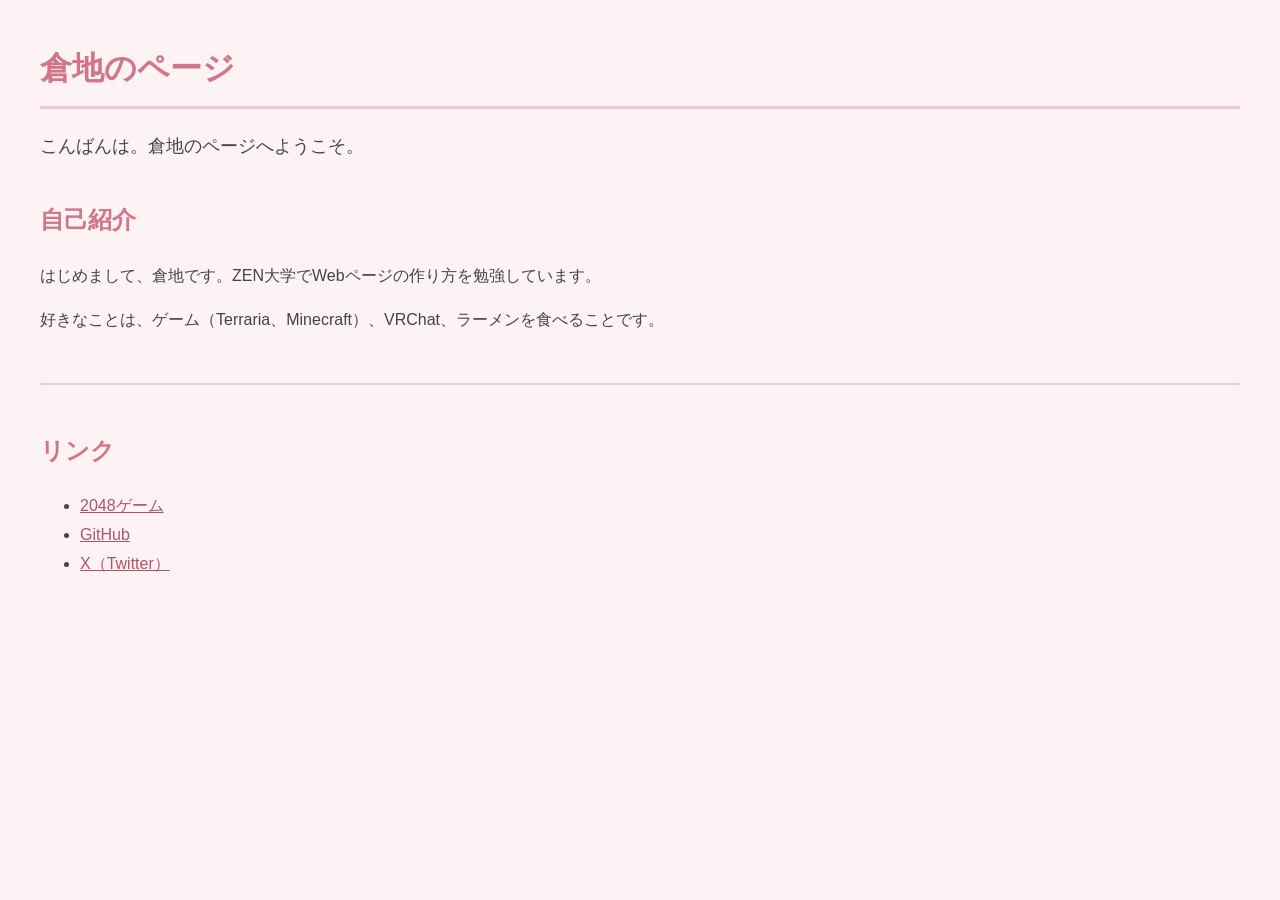
<file: index.html>
<!DOCTYPE html>
<html lang="ja">
<head>
  <meta charset="UTF-8">
  <title>倉地のページ</title>
  <link rel="stylesheet" href="style.css">
</head>
<body>
  <h1>倉地のページ</h1>
  <p id="greeting"></p>

  <h2>自己紹介</h2>
  <p>はじめまして、倉地です。ZEN大学でWebページの作り方を勉強しています。</p>
  <p>好きなことは、ゲーム（Terraria、Minecraft）、VRChat、ラーメンを食べることです。</p>

  <footer>
    <h2>リンク</h2>
    <ul>
      <li><a href="2048.html">2048ゲーム</a></li>
      <li><a href="https://github.com/greythroatRhodes">GitHub</a></li>
      <li><a href="https://x.com/_geso">X（Twitter）</a></li>
    </ul>
  </footer>

  <script src="script.js"></script>
</body>
</html>
</file>
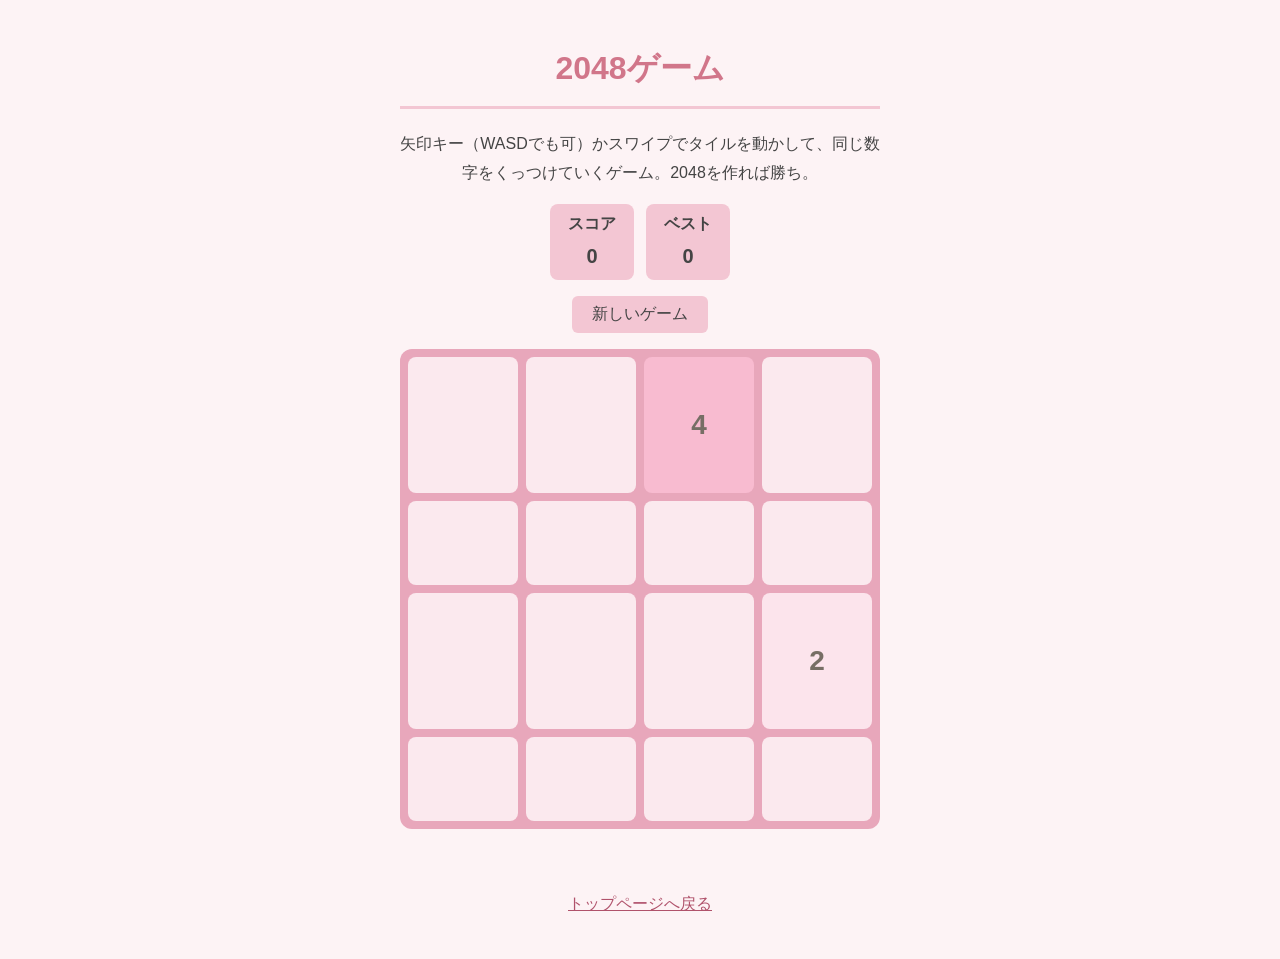
<file: 2048.html>
<!DOCTYPE html>
<html lang="ja">
<head>
  <meta charset="UTF-8">
  <meta name="viewport" content="width=device-width, initial-scale=1">
  <title>2048ゲーム | 倉地のページ</title>
  <style>
    body {
      background-color: #fdf3f5;
      color: #444444;
      font-family: sans-serif;
      margin: 40px auto;
      max-width: 480px;
      padding: 0 16px;
      line-height: 1.8;
      text-align: center;
    }
    h1 {
      color: #d1768a;
      border-bottom: 3px solid #f3c6d3;
      padding-bottom: 8px;
    }
    .scores {
      display: flex;
      justify-content: center;
      gap: 12px;
      margin: 16px 0;
    }
    .score-box {
      background-color: #f3c6d3;
      border-radius: 8px;
      padding: 6px 18px;
      font-weight: bold;
    }
    .score-box span {
      display: block;
      font-size: 20px;
    }
    button {
      background-color: #f3c6d3;
      color: #444444;
      border: none;
      border-radius: 6px;
      padding: 8px 20px;
      font-size: 16px;
      cursor: pointer;
      margin-bottom: 16px;
    }
    #board {
      background-color: #e8a7bb;
      border-radius: 12px;
      padding: 8px;
      display: grid;
      grid-template-columns: repeat(4, 1fr);
      gap: 8px;
      aspect-ratio: 1;
      touch-action: none;
      user-select: none;
    }
    .cell {
      background-color: #fbe9ee;
      border-radius: 8px;
      display: flex;
      align-items: center;
      justify-content: center;
      font-weight: bold;
      font-size: 28px;
      color: #776e65;
    }
    .t2    { background-color: #fce4ec; }
    .t4    { background-color: #f8bbd0; }
    .t8    { background-color: #f48fb1; color: #ffffff; }
    .t16   { background-color: #f06292; color: #ffffff; }
    .t32   { background-color: #ec407a; color: #ffffff; }
    .t64   { background-color: #e91e63; color: #ffffff; }
    .t128  { background-color: #f6d365; color: #ffffff; font-size: 24px; }
    .t256  { background-color: #f6c945; color: #ffffff; font-size: 24px; }
    .t512  { background-color: #f0b429; color: #ffffff; font-size: 24px; }
    .t1024 { background-color: #de911d; color: #ffffff; font-size: 20px; }
    .t2048 { background-color: #cb8a14; color: #ffffff; font-size: 20px; }
    #message {
      min-height: 1.8em;
      font-weight: bold;
      color: #b0526b;
    }
    a { color: #b0526b; }
  </style>
</head>
<body>
  <h1>2048ゲーム</h1>
  <p>矢印キー（WASDでも可）かスワイプでタイルを動かして、同じ数字をくっつけていくゲーム。2048を作れば勝ち。</p>

  <div class="scores">
    <div class="score-box">スコア<span id="score">0</span></div>
    <div class="score-box">ベスト<span id="best">0</span></div>
  </div>
  <button id="new-game">新しいゲーム</button>

  <div id="board"></div>
  <p id="message"></p>

  <p><a href="index.html">トップページへ戻る</a></p>

  <script>
    'use strict';

    const size = 4;
    let board = [];
    let score = 0;
    let best = Number(localStorage.getItem('best2048') || 0);
    let over = false;
    let won = false;

    const boardEl = document.getElementById('board');
    const scoreEl = document.getElementById('score');
    const bestEl = document.getElementById('best');
    const messageEl = document.getElementById('message');

    function init() {
      board = [];
      for (let r = 0; r < size; r++) {
        board.push([0, 0, 0, 0]);
      }
      score = 0;
      over = false;
      won = false;
      addRandom();
      addRandom();
      render();
    }

    // 空いているマスに 2（たまに 4）を置く
    function addRandom() {
      const empty = [];
      for (let r = 0; r < size; r++) {
        for (let c = 0; c < size; c++) {
          if (board[r][c] === 0) {
            empty.push([r, c]);
          }
        }
      }
      if (empty.length === 0) {
        return;
      }
      const spot = empty[Math.floor(Math.random() * empty.length)];
      board[spot[0]][spot[1]] = Math.random() < 0.9 ? 2 : 4;
    }

    function render() {
      boardEl.innerHTML = '';
      for (let r = 0; r < size; r++) {
        for (let c = 0; c < size; c++) {
          const v = board[r][c];
          const cell = document.createElement('div');
          cell.className = 'cell' + (v ? ' t' + v : '');
          cell.textContent = v ? v : '';
          boardEl.appendChild(cell);
        }
      }
      scoreEl.textContent = score;
      bestEl.textContent = best;
      if (over) {
        messageEl.textContent = 'ゲームオーバー！「新しいゲーム」でもう一度どうぞ。';
      } else if (won) {
        messageEl.textContent = '2048達成！おめでとう！そのまま続けることもできます。';
      } else {
        messageEl.textContent = '';
      }
    }

    // 1行を左に詰めて、同じ数字を合体させる
    function slide(row) {
      const arr = row.filter(v => v !== 0);
      for (let i = 0; i < arr.length - 1; i++) {
        if (arr[i] === arr[i + 1]) {
          arr[i] = arr[i] * 2;
          score += arr[i];
          if (arr[i] === 2048) {
            won = true;
          }
          arr.splice(i + 1, 1);
        }
      }
      while (arr.length < size) {
        arr.push(0);
      }
      return arr;
    }

    function moveLeft(b) {
      return b.map(row => slide(row));
    }

    function transpose(b) {
      return b[0].map((_, i) => b.map(r => r[i]));
    }

    function reverseRows(b) {
      return b.map(r => r.slice().reverse());
    }

    function move(dir) {
      if (over) {
        return;
      }
      let nb;
      if (dir === 'left') {
        nb = moveLeft(board);
      } else if (dir === 'right') {
        nb = reverseRows(moveLeft(reverseRows(board)));
      } else if (dir === 'up') {
        nb = transpose(moveLeft(transpose(board)));
      } else {
        nb = transpose(reverseRows(moveLeft(reverseRows(transpose(board)))));
      }
      if (JSON.stringify(nb) === JSON.stringify(board)) {
        return;
      }
      board = nb;
      addRandom();
      if (score > best) {
        best = score;
        localStorage.setItem('best2048', best);
      }
      if (!canMove()) {
        over = true;
      }
      render();
    }

    function canMove() {
      for (let r = 0; r < size; r++) {
        for (let c = 0; c < size; c++) {
          if (board[r][c] === 0) {
            return true;
          }
          if (c + 1 < size && board[r][c] === board[r][c + 1]) {
            return true;
          }
          if (r + 1 < size && board[r][c] === board[r + 1][c]) {
            return true;
          }
        }
      }
      return false;
    }

    document.addEventListener('keydown', (e) => {
      const keys = {
        ArrowLeft: 'left', ArrowRight: 'right', ArrowUp: 'up', ArrowDown: 'down',
        a: 'left', d: 'right', w: 'up', s: 'down'
      };
      const dir = keys[e.key];
      if (dir) {
        e.preventDefault();
        move(dir);
      }
    });

    // スマホのスワイプ対応
    let startX = 0;
    let startY = 0;
    boardEl.addEventListener('touchstart', (e) => {
      startX = e.touches[0].clientX;
      startY = e.touches[0].clientY;
    });
    boardEl.addEventListener('touchend', (e) => {
      const dx = e.changedTouches[0].clientX - startX;
      const dy = e.changedTouches[0].clientY - startY;
      if (Math.max(Math.abs(dx), Math.abs(dy)) < 30) {
        return;
      }
      if (Math.abs(dx) > Math.abs(dy)) {
        move(dx > 0 ? 'right' : 'left');
      } else {
        move(dy > 0 ? 'down' : 'up');
      }
    });

    document.getElementById('new-game').addEventListener('click', init);

    init();
  </script>
</body>
</html>
</file>
<file: style.css>
body {
  background-color: #fdf3f5;
  color: #444444;
  font-family: sans-serif;
  margin: 40px;
  line-height: 1.8;
}

h1 {
  color: #d1768a;
  border-bottom: 3px solid #f3c6d3;
  padding-bottom: 8px;
}

h2 {
  color: #d1768a;
  margin-top: 36px;
}

#greeting {
  font-size: 18px;
}

footer {
  margin-top: 48px;
  border-top: 2px solid #f3c6d3;
  padding-top: 8px;
}

footer a {
  color: #b0526b;
}
</file>
